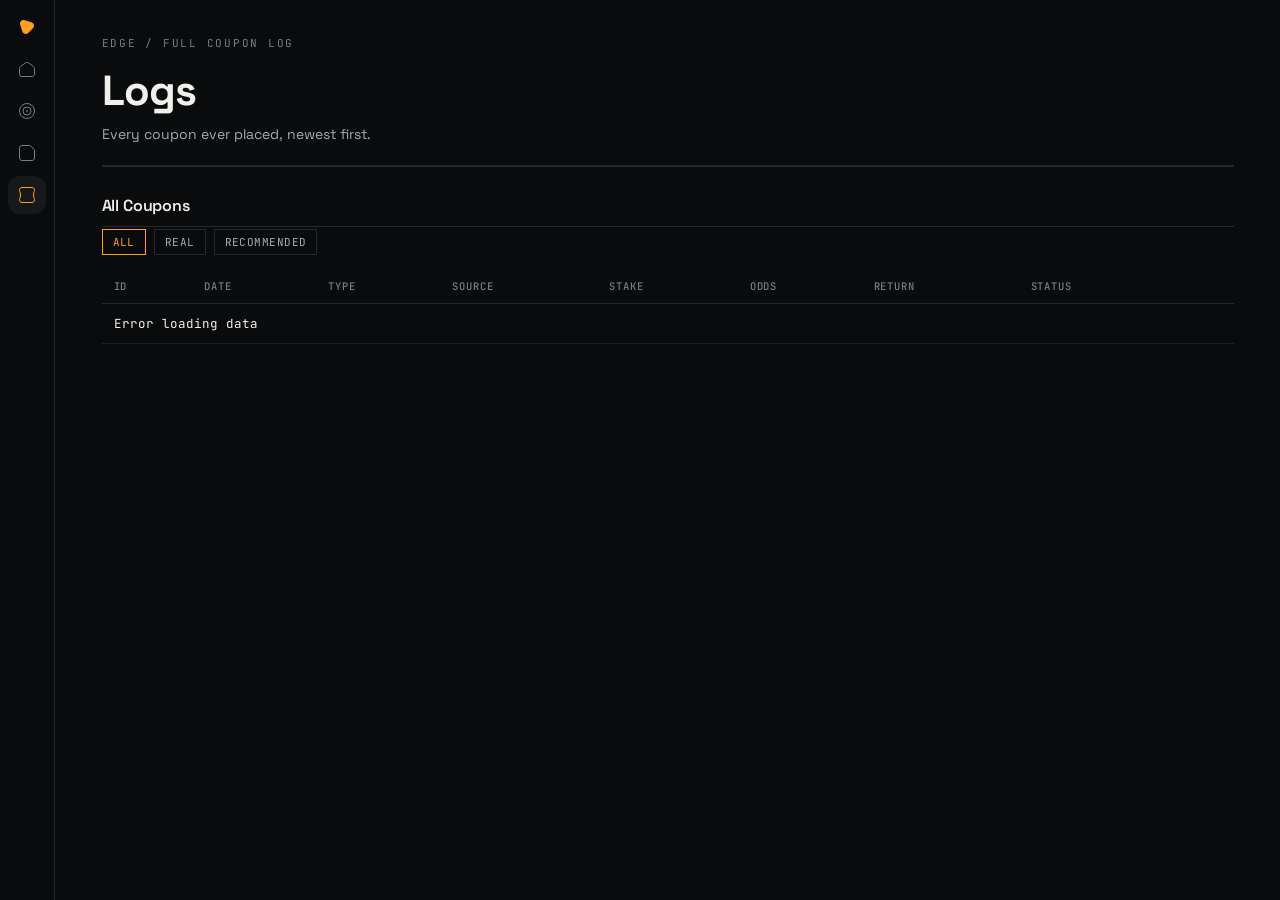
<file: dashboard/logs.html>
<!DOCTYPE html>
<html lang="pl">
<head>
    <meta charset="UTF-8">
    <meta name="viewport" content="width=device-width, initial-scale=1.0">
    <title>Edge</title>
    <link rel="icon" type="image/svg+xml" href="favicon.svg?v=2">
    <link rel="preconnect" href="https://fonts.googleapis.com">
    <link href="https://fonts.googleapis.com/css2?family=Space+Grotesk:wght@400;500;600;700&family=JetBrains+Mono:wght@400;500;600;700&display=swap" rel="stylesheet">
    <link rel="stylesheet" href="styles.css">
</head>
<body>

<div class="app-shell">
<div id="sidebar-mount"></div>
<script src="sidebar.js"></script>
<script>renderSidebar('logs');</script>
<div class="main">

<div class="container">
    <header>
        <div class="eyebrow">
            <span>EDGE / FULL COUPON LOG</span>
        </div>
        <h1>Logs</h1>
        <p class="tagline">Every coupon ever placed, newest first.</p>
    </header>

    <div class="kpi-row" id="logsSummaryRow"></div>

    <div class="section">
        <div class="section-head">
            <h2>All Coupons</h2>
            <span class="count" id="couponCount"></span>
        </div>
        <div class="report-tabs" id="sourceToggle" style="margin-bottom:14px;">
            <span class="report-tab active" data-src="all" onclick="setSource('all')">All</span>
            <span class="report-tab" data-src="real" onclick="setSource('real')">Real</span>
            <span class="report-tab" data-src="rec" onclick="setSource('rec')">Recommended</span>
        </div>
        <table id="betsTable">
            <thead>
                <tr>
                    <th>ID</th><th>Date</th><th>Type</th><th>Source</th><th>Stake</th><th>Odds</th><th>Return</th><th>Status</th><th></th>
                </tr>
            </thead>
            <tbody id="tableBody"><!-- Filled by JS --></tbody>
        </table>
    </div>
</div>

</div>
</div>

<div id="modal" class="modal">
    <div class="modal-content">
        <div class="modal-head">
            <h2 id="modalTitle"></h2>
            <span class="close" id="closeModal">&times;</span>
        </div>
        <div class="modal-body" id="modalBody"></div>
    </div>
</div>

<script src="data.js"></script>
<script src="shared-metrics.js"></script>
<script src="logs.js"></script>
</body>
</html>
</file>
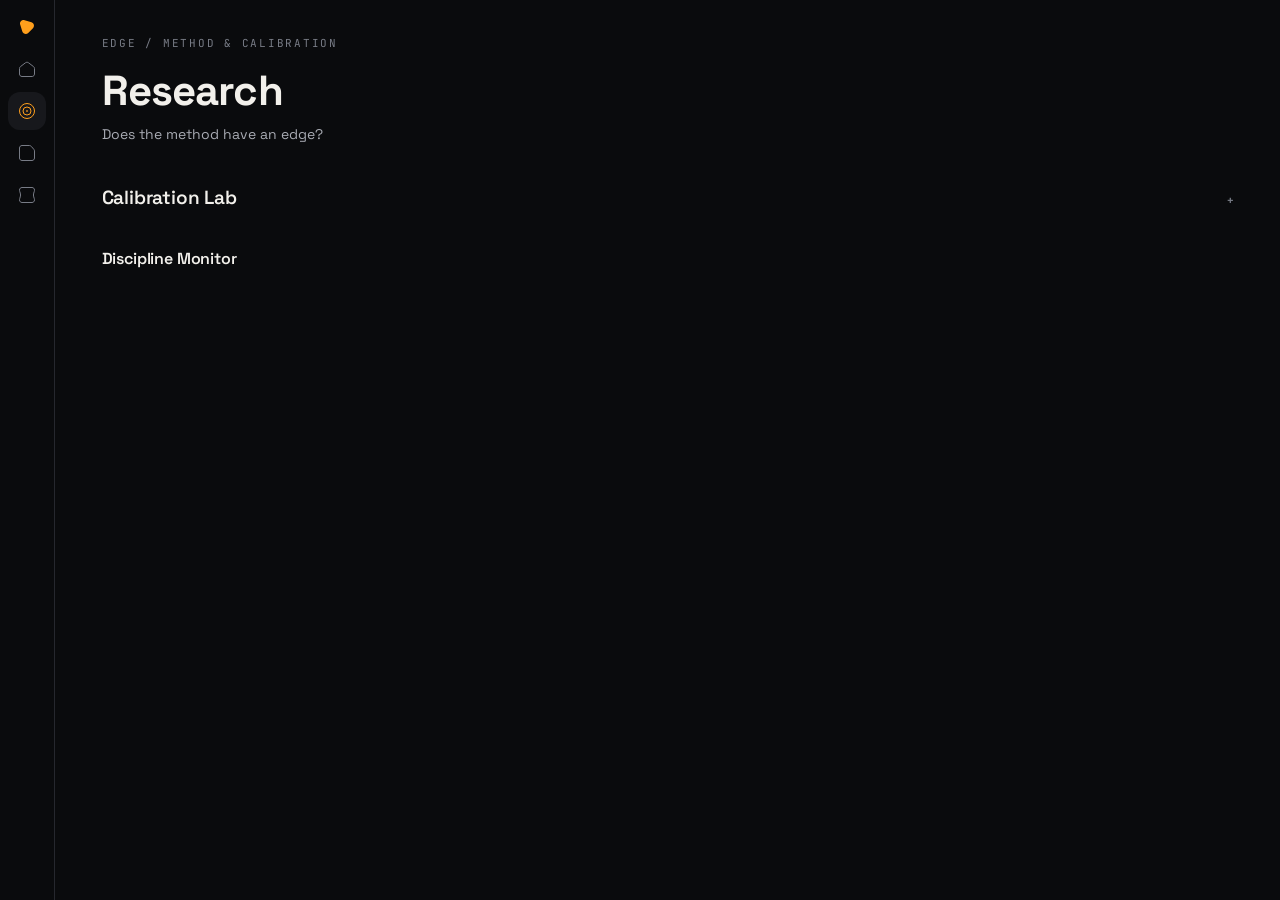
<file: dashboard/research.html>
<!DOCTYPE html>
<html lang="pl">
<head>
    <meta charset="UTF-8">
    <meta name="viewport" content="width=device-width, initial-scale=1.0">
    <title>Edge</title>
    <link rel="icon" type="image/svg+xml" href="favicon.svg?v=2">
    <link rel="preconnect" href="https://fonts.googleapis.com">
    <link href="https://fonts.googleapis.com/css2?family=Space+Grotesk:wght@400;500;600;700&family=JetBrains+Mono:wght@400;500;600;700&display=swap" rel="stylesheet">
    <link rel="stylesheet" href="styles.css">
</head>
<body>

<div class="app-shell">
<div id="sidebar-mount"></div>
<script src="sidebar.js"></script>
<script>renderSidebar('research');</script>
<div class="main">

<div class="container">
    <header>
        <div class="eyebrow">
            <span>EDGE / METHOD &amp; CALIBRATION</span>
        </div>
        <h1>Research</h1>
        <p class="tagline">Does the method have an edge?</p>
    </header>

    <!-- TODO(agent-tabs): Calibration Lab below already renders one section
         per agent. Once there's a clearer read on how to make gpt vs claude
         easier to compare at a glance, revisit this -- clickable tabs (same
         pattern as the reports view) is one option, not the only one. -->

    <div class="report-tabs" id="versionTabs"></div>

    <div class="section hero">
        <div class="section-head no-line click" id="calibHead" onclick="toggleCalibrationLab()">
            <h2>Calibration Lab</h2>
            <span class="count"><span id="calibCount"></span> <span class="calib-compact-arrow" id="calibArrow">+</span></span>
        </div>
        <div id="calibCompact"></div>
        <div id="calibBody"></div>
    </div>

    <div class="section">
        <div class="section-head no-line">
            <h2>Discipline Monitor</h2>
            <span class="count" id="disciplineCount"></span>
        </div>
        <div id="disciplineBody"></div>
    </div>

</div>

</div>
</div>

<script src="data.js"></script>
<script src="shared-metrics.js"></script>
<script src="research.js"></script>
</body>
</html>
</file>
<file: dashboard/styles.css>
/* Edge — trading-terminal aesthetic */

:root{
  color-scheme:dark;
  --bg:#0a0b0d;
  --panel:#121316;
  --panel-2:#17181c;
  --line:#26282e;
  --line-soft:#1c1e23;
  --ink:#f2f0eb;
  --ink-dim:#a8abb3;
  --ink-faint:#787c86;
  --pos:#5ec26a;
  --neg:#ff5c4d;
  --void:#d9a441;
  --edge:#ff9f1c;
  --font-display:'Space Grotesk',sans-serif;
  --font-mono:'JetBrains Mono',monospace;
}
*{margin:0;padding:0;box-sizing:border-box;}
body{
  background:var(--bg);
  color:var(--ink);
  font-family:var(--font-display);
  -webkit-font-smoothing:antialiased;
}
::selection{background:var(--edge);color:#0a0b0d;}

.container{max-width:1180px;margin:0 auto;padding:0 24px 60px;}

/* ---------- App shell / Sidebar ---------- */
.app-shell{display:flex;min-height:100vh;align-items:stretch;}
.sidebar{
  width:55px;
  flex-shrink:0;
  border-right:1px solid var(--line);
  background:var(--bg);
  display:flex;
  flex-direction:column;
  align-items:center;
  gap:4px;
  padding:8px;
  position:sticky;
  top:0;
  align-self:flex-start;
  height:100vh;
  overflow-y:auto;
  overflow-x:hidden;
}
.sidebar .brand{
  display:flex;
  align-items:center;
  justify-content:center;
  text-decoration:none;
  width:38px;height:38px;
  flex-shrink:0;
}
.sidebar .brand .blade-sm{
  display:block;width:16px;height:16px;
  color:var(--edge);
}
.sidenav{display:flex;flex-direction:column;align-items:center;gap:4px;width:100%;}
.sidenav a.navlink{
  display:flex;
  align-items:center;
  justify-content:center;
  width:38px;height:38px;
  flex-shrink:0;
  color:var(--ink-faint);
  text-decoration:none;
  border-radius:12px;
}
.sidenav a.navlink .nav-icon{display:block;width:16px;height:16px;}
.sidenav a.navlink:hover{color:var(--ink);background:var(--panel-2);}
.sidenav a.navlink.active{color:var(--edge);background:var(--panel-2);}

.main{flex:1;min-width:0;}

@media (max-width:768px){
  .app-shell{flex-direction:column;min-height:0;}
  .sidebar{
    width:100%;height:auto;position:relative;top:auto;
    flex-direction:row;align-items:center;justify-content:flex-start;
    border-right:none;border-bottom:1px solid var(--line);
    overflow-y:visible;
  }
  .sidenav{flex-direction:row;width:auto;gap:4px;}
}

/* ---------- Header ---------- */
header{padding:36px 0 22px;position:relative;}
.eyebrow{
  font-family:var(--font-mono);
  font-size:11px;
  letter-spacing:0.16em;
  color:var(--ink-faint);
  text-transform:uppercase;
  display:flex;
  justify-content:space-between;
  margin-bottom:14px;
}
h1{
  font-size:42px;
  font-weight:700;
  letter-spacing:-0.02em;
}
header p.tagline{
  color:var(--ink-dim);
  font-size:14px;
  margin-top:8px;
}

/* ---------- KPI Strip ---------- */
.kpi-row{
  display:grid;
  grid-template-columns:repeat(4,1fr);
  gap:1px;
  background:var(--line);
  border:1px solid var(--line);
}
/* Shared card look — reused by the Calibration Lab grid below */
.kpi,.calib-cell{
  background:var(--panel);
  padding:20px 18px;
  position:relative;
  overflow:hidden;
}
.kpi::before,.calib-cell::before{
  content:"";
  position:absolute;top:0;left:0;right:0;height:2px;
  background:var(--ink-faint);
}
.kpi.pos::before,.calib-cell.pos::before{background:var(--pos);}
.kpi.neg::before,.calib-cell.neg::before{background:var(--neg);}
.kpi-label,.calib-cell .cl{
  font-family:var(--font-mono);
  font-size:10px;
  letter-spacing:0.14em;
  text-transform:uppercase;
  color:var(--ink-faint);
  margin-bottom:10px;
}
.kpi-value,.calib-cell .cv{
  font-family:var(--font-mono);
  font-size:26px;
  font-weight:600;
  font-variant-numeric:tabular-nums;
  line-height:1;
}
.kpi-value.pos,.calib-cell .cv.pos{color:var(--pos);}
.kpi-value.neg,.calib-cell .cv.neg{color:var(--neg);}
.kpi-sub{
  font-family:var(--font-mono);
  font-size:11px;
  color:var(--ink-faint);
  margin-top:8px;
}
.kpi-row.cols-2{grid-template-columns:repeat(2,1fr);}
.kpi-row.cols-3{grid-template-columns:repeat(3,1fr);}

/* ---------- Charts ---------- */
.charts{
  display:flex;
  flex-direction:column;
  gap:1px;
  background:var(--line);
  border:1px solid var(--line);
}
.panel{background:var(--panel);padding:20px;}
.panel-title{
  font-family:var(--font-mono);
  font-size:11px;
  letter-spacing:0.12em;
  text-transform:uppercase;
  color:var(--ink-dim);
  margin-bottom:16px;
  display:flex;
  justify-content:space-between;
}
.panel-title #plMeta.pos{color:var(--pos);}
.panel-title #plMeta.neg{color:var(--neg);}
.chart-box{height:260px;position:relative;}

/* ---------- Outcome split (stacked progress bar) ---------- */
.outcome-bar{
  display:flex;
  width:100%;
  height:4px;
  border-radius:3px;
  overflow:hidden;
  background:var(--line-soft);
  gap:1px;
}
.outcome-seg{height:100%;}

/* Scaled progress bar: fixed checkpoint zones (e.g. 0-50, 50-150) separated
   by a 1px gap, each with its own fill -- so progress past the first
   checkpoint stays visible instead of the bar reading as "done". */
.progress-scaled{display:flex;width:100%;height:4px;gap:4px;}
.progress-zone{position:relative;height:100%;background:var(--line-soft);overflow:hidden;}
.progress-zone:first-child{border-radius:3px 0 0 3px;}
.progress-zone:last-child{border-radius:0 3px 3px 0;}
.progress-zone-fill{position:absolute;top:0;left:0;height:100%;background:var(--edge);}
.outcome-legend{
  display:flex;
  flex-wrap:wrap;
  gap:24px;
  margin-top:18px;
}
.outcome-legend-item{
  display:flex;
  align-items:center;
  gap:7px;
  font-family:var(--font-mono);
}
.outcome-dot{width:8px;height:8px;border-radius:2px;flex-shrink:0;}
.outcome-legend-item .ol-label{
  font-size:10.5px;
  letter-spacing:0.06em;
  text-transform:uppercase;
  color:var(--ink-faint);
}
.outcome-legend-item .ol-count{font-size:12.5px;color:var(--ink);font-weight:600;}
.outcome-legend-item .ol-pct{font-size:11px;color:var(--ink-faint);}

/* ---------- Section / Table ---------- */
.section,.charts,.kpi-row{margin-bottom:28px;}
.section.hero .section-head h2{font-size:19px;}
.section-head{
  display:flex;
  justify-content:space-between;
  align-items:baseline;
  border-bottom:1px solid var(--line);
  padding-bottom:10px;
  margin-bottom:2px;
}
.section-head.no-line{border-bottom:none;}
.section-head h2{font-size:16px;font-weight:600;letter-spacing:-0.01em;}
.section-head .count{font-family:var(--font-mono);font-size:11px;color:var(--ink-faint);}

table{width:100%;border-collapse:collapse;font-family:var(--font-mono);font-size:12.5px;}
thead th{
  text-align:left;
  padding:10px 12px;
  color:var(--ink-faint);
  font-weight:500;
  letter-spacing:0.08em;
  text-transform:uppercase;
  font-size:10.5px;
  border-bottom:1px solid var(--line);
}
tbody tr{
  border-bottom:1px solid var(--line-soft);
  cursor:pointer;
  box-shadow:inset 3px 0 0 transparent;
  transition:background .12s ease, box-shadow .12s ease;
}
tbody tr:hover{background:var(--panel-2);box-shadow:inset 3px 0 0 var(--edge);}
td{padding:11px 12px;color:var(--ink);}
td.num{font-variant-numeric:tabular-nums;}
#betsTable td.pos{color:var(--pos);}
#betsTable td.neg{color:var(--neg);}
.tag{
  display:inline-flex;
  align-items:center;
  gap:5px;
  font-size:10.5px;
  letter-spacing:0.06em;
  padding:3px 7px;
  border:1px solid var(--line);
  text-transform:uppercase;
}
.tag::before{content:"";width:5px;height:5px;flex-shrink:0;}
.tag.won{color:var(--pos);border-color:rgba(94,194,106,.35);} .tag.won::before{background:var(--pos);}
.tag.lost{color:var(--neg);border-color:rgba(255,92,77,.35);} .tag.lost::before{background:var(--neg);}
.tag.void{color:var(--void);border-color:rgba(217,164,65,.35);} .tag.void::before{background:var(--void);}
.tag.pending{color:var(--ink-dim);border-color:var(--line);} .tag.pending::before{background:var(--ink-dim);}

.view-link{
  font-family:var(--font-mono);
  font-size:11px;
  color:var(--ink-faint);
  letter-spacing:0.04em;
}
tr:hover .view-link{color:var(--edge);}

.source-tag{
  display:inline-block;
  font-family:var(--font-mono);
  font-size:10px;
  letter-spacing:0.05em;
  text-transform:uppercase;
  color:var(--ink-dim);
  border:1px solid var(--line);
  padding:2px 6px;
}
.source-tag.rec{color:var(--edge);border-color:rgba(255,159,28,.35);}

/* ---------- Modal ---------- */
.modal{
  display:none;
  position:fixed;inset:0;
  background:rgba(6,7,8,.82);
  z-index:1000;
  align-items:flex-start;
  justify-content:center;
  padding:60px 20px;
  overflow-y:auto;
}
.modal-content{
  background:var(--panel);
  border:1px solid var(--line);
  width:100%;max-width:560px;
  animation:rise .15s ease;
}
.modal-head{
  display:flex;justify-content:space-between;align-items:center;
  padding:16px 20px;
  border-bottom:1px solid var(--line);
  background:var(--panel-2);
}
.modal-head h2{font-family:var(--font-mono);font-size:14px;font-weight:600;letter-spacing:0.02em;}
.close{cursor:pointer;color:var(--ink-faint);font-size:20px;line-height:1;}
.close:hover{color:var(--edge);}
.modal-body{padding:20px;font-family:var(--font-mono);font-size:12.5px;}
.kv{display:flex;justify-content:space-between;padding:6px 0;border-bottom:1px solid var(--line-soft);}
.kv .k{color:var(--ink-faint);}
.kv .v{color:var(--ink);}
.selections-title,.review-title{
  font-size:10.5px;letter-spacing:0.1em;text-transform:uppercase;color:var(--ink-faint);
  margin:18px 0 8px;
}
.selection{
  border-left:2px solid var(--line);
  padding:8px 0 8px 12px;
  margin-bottom:8px;
}
.selection .m{color:var(--ink);font-weight:600;font-size:12.5px;margin-bottom:3px;}
.selection .d{color:var(--ink-dim);font-size:11.5px;line-height:1.6;}
.selection .note{color:var(--ink-faint);font-style:normal;font-size:11px;margin-top:3px;}
.review-box{background:var(--panel-2);border:1px solid var(--line);padding:12px;}
.review-box .k{color:var(--ink-faint);}

@keyframes rise{from{opacity:0;transform:translateY(-8px);}to{opacity:1;transform:translateY(0);}}

@media (max-width:768px){
  h1{font-size:30px;}
  .kpi-row{grid-template-columns:repeat(2,1fr);}
  .kpi-row.cols-3{grid-template-columns:1fr;}
  table{font-size:11px;}
  th,td{padding:8px;}
  /* logs.html coupon table: ID/Date/Type/Source/Stake/Odds/Return/Status/-- hide Type (3rd) and Odds (6th) */
  #betsTable thead th:nth-child(3),#betsTable td:nth-child(3),
  #betsTable thead th:nth-child(6),#betsTable td:nth-child(6){display:none;}
}

@media (max-width:420px){
  th,td{padding:7px 6px;}
  /* Narrow phones: also hide Source (4th) -- the toggle above the table
     already filters by source, so the column is redundant here -- so the
     remaining columns fit without horizontal scroll */
  #betsTable thead th:nth-child(4),#betsTable td:nth-child(4){display:none;}
}

/* ---------- Reports page ---------- */
.report-nav{
  width:220px;
  flex-shrink:0;
  border-right:1px solid var(--line);
  background:var(--bg);
  display:flex;
  flex-direction:column;
  position:sticky;
  top:0;
  align-self:flex-start;
  height:100vh;
}
.report-mode-toggle{
  display:flex;
  border-bottom:1px solid var(--line);
  flex-shrink:0;
}
.rmt-btn{
  flex:1;
  padding:10px 8px;
  background:none;
  border:none;
  border-bottom:2px solid transparent;
  cursor:pointer;
  font-family:var(--font-mono);
  font-size:10.5px;
  letter-spacing:0.06em;
  text-transform:uppercase;
  color:var(--ink-faint);
}
.rmt-btn:hover{color:var(--ink-dim);}
.rmt-btn.active{color:var(--edge);border-bottom-color:var(--edge);}
.report-list{
  flex:1;
  overflow-y:auto;
  scrollbar-width:thin;
  scrollbar-color:var(--edge) transparent;
}
.report-list::-webkit-scrollbar{width:6px;}
.report-list::-webkit-scrollbar-track{background:transparent;}
.report-list::-webkit-scrollbar-thumb{background:var(--edge);border-radius:3px;}
.report-list::-webkit-scrollbar-thumb:hover{background:var(--edge);opacity:0.8;}
.report-month-head{
  display:flex;
  align-items:center;
  gap:8px;
  width:100%;
  padding:10px 16px;
  background:var(--panel-2);
  border:none;
  border-bottom:1px solid var(--line);
  cursor:pointer;
  font-family:var(--font-mono);
  text-align:left;
}
.rm-chevron{
  font-size:9px;
  color:var(--ink-faint);
  transition:transform .12s ease;
}
.report-month.open .rm-chevron{transform:rotate(90deg);}
.rm-label{
  flex:1;
  font-size:11px;
  letter-spacing:0.06em;
  text-transform:uppercase;
  color:var(--ink-dim);
}
.rm-count{font-size:10.5px;color:var(--ink-faint);}
.report-month-items{display:none;}
.report-month.open .report-month-items{display:block;}
.report-list-item{
  display:block;
  padding:12px 16px;
  border-bottom:1px solid var(--line-soft);
  cursor:pointer;
  text-decoration:none;
  position:relative;
}
.report-list-item::before{
  content:"";
  position:absolute;left:0;top:0;bottom:0;width:3px;
  background:transparent;
}
.report-list-item:hover{background:var(--panel-2);}
.report-list-item.active{background:var(--panel-2);}
.report-list-item.active::before{background:var(--edge);}
.report-list-item .rl-date{
  font-family:var(--font-mono);
  font-size:12.5px;
  color:var(--ink);
  font-weight:600;
}
.report-list-item .rl-meta{
  font-family:var(--font-mono);
  font-size:10.5px;
  color:var(--ink-faint);
  margin-top:4px;
  display:flex;
  gap:6px;
  flex-wrap:wrap;
}
.rl-dot{display:inline-flex;align-items:center;gap:3px;}
.rl-dot::before{content:"";width:5px;height:5px;flex-shrink:0;}
.rl-dot.won::before{background:var(--pos);}
.rl-dot.lost::before{background:var(--neg);}
.rl-dot.void::before{background:var(--void);}
.rl-dot.pending::before{background:var(--ink-dim);}

.report-view{
  min-height:400px;
  margin-top:28px;
}
.report-view .rv-loading,
.report-view .rv-empty{
  font-family:var(--font-mono);
  color:var(--ink-faint);
  font-size:12.5px;
}

.markdown-body{color:var(--ink);font-size:14.5px;line-height:1.7;}
.markdown-body h1{
  font-size:22px;font-weight:700;letter-spacing:-0.01em;
  margin-bottom:6px;
}
.markdown-body h2{
  font-size:15px;font-weight:600;
  margin:28px 0 12px;
  padding-bottom:8px;
  border-bottom:1px solid var(--line);
  text-transform:uppercase;
  letter-spacing:0.06em;
  color:var(--ink-dim);
  font-family:var(--font-mono);
  font-size:12px;
}
.markdown-body h3{
  font-size:14px;font-weight:600;margin:18px 0 6px;color:var(--ink);
}
.markdown-body p{margin-bottom:12px;color:var(--ink-dim);}
.markdown-body blockquote{
  border-left:2px solid var(--edge);
  padding:2px 0 2px 14px;
  color:var(--ink-faint);
  font-family:var(--font-mono);
  font-size:12px;
  margin-bottom:18px;
}
.markdown-body ul,.markdown-body ol{margin:0 0 12px 20px;color:var(--ink-dim);}
.markdown-body pre{
  overflow-x:auto;
  background:var(--panel);
  border:1px solid var(--line);
  padding:12px 14px;
  margin-bottom:12px;
  font-size:11.5px;
}
.markdown-body code{font-family:var(--font-mono);}
.markdown-body strong{color:var(--ink);font-weight:600;}
.markdown-body a{color:var(--edge);}
.markdown-body hr{border:none;border-top:1px solid var(--line);margin:24px 0;}

.table-scroll{overflow-x:auto;margin-bottom:20px;}
.markdown-body table{
  width:100%;
  border-collapse:collapse;
  font-family:var(--font-mono);
  font-size:11.5px;
  margin-bottom:0;
  border:1px solid var(--line);
}
.markdown-body thead{background:var(--panel-2);}
.markdown-body th{
  padding:8px 10px;
  color:var(--ink-faint);
  font-weight:500;
  text-transform:uppercase;
  letter-spacing:0.04em;
  font-size:10px;
  border-bottom:1px solid var(--line);
  border-right:1px solid var(--line-soft);
}
/* Always left-align, overriding whatever alignment marked assigns via the
   align attribute per markdown column syntax (---:) -- headers and cell
   values should read consistently down the left edge, not have some
   columns' numbers flushed right against a left-aligned header. */
.markdown-body th{text-align:left;}
.markdown-body td{
  padding:8px 10px;
  border-bottom:1px solid var(--line-soft);
  border-right:1px solid var(--line-soft);
  color:var(--ink-dim);
  text-align:left;
}
.markdown-body tr:hover td{background:var(--panel-2);}

.tag-pass{color:var(--ink-faint)!important;font-weight:600;}
.tag-bet{color:var(--edge)!important;font-weight:700;}
.val-pos{color:var(--pos)!important;}
.val-neg{color:var(--neg)!important;}
.risk-low{color:var(--pos)!important;}
.risk-med{color:var(--void)!important;}
.risk-high{color:var(--neg)!important;}

.report-meta-bar{
  display:flex;
  justify-content:space-between;
  align-items:center;
  margin-bottom:20px;
  padding-bottom:16px;
  border-bottom:1px solid var(--line);
}
.report-meta-bar .linked-coupons{
  display:flex;
  gap:8px;
  flex-wrap:wrap;
}
.report-meta-bar .linked-coupons a{
  display:inline-flex;
  align-items:center;
  gap:5px;
  font-family:var(--font-mono);
  font-size:11px;
  color:var(--ink-dim);
  text-decoration:none;
  border:1px solid var(--line);
  padding:3px 8px;
}
.report-meta-bar .linked-coupons a:hover{color:var(--edge);border-color:var(--edge);}
.report-meta-bar .hltv-link{
  font-family:var(--font-mono);
  font-size:11px;
  color:var(--ink-dim);
  text-decoration:none;
  border:1px solid var(--line);
  padding:3px 8px;
}
.report-meta-bar .hltv-link:hover{color:var(--edge);border-color:var(--edge);}

.report-tabs{display:flex;gap:8px;margin-bottom:20px;}
.report-tab{
  font-family:var(--font-mono);
  font-size:11px;
  letter-spacing:0.04em;
  text-transform:uppercase;
  color:var(--ink-dim);
  text-decoration:none;
  border:1px solid var(--line);
  padding:5px 10px;
  cursor:pointer;
  background:none;
}
.report-tab:hover{color:var(--edge);border-color:var(--edge);}
.report-tab.active{color:var(--edge);border-color:var(--edge);}
.report-tabs.tight{margin-bottom:0;}

.pnl-toggle-row{display:flex;align-items:center;justify-content:space-between;gap:12px;margin-bottom:10px;flex-wrap:wrap;}
.pnl-source-caption{font-family:var(--font-mono);font-size:11px;color:var(--ink-faint);}

@media (max-width:760px){
  .report-nav{
    width:100%;
    height:auto;
    position:relative;
    top:auto;
    border-right:none;
    border-bottom:1px solid var(--line);
  }
  .report-list{max-height:220px;}
  .report-view{margin-top:20px;}
}

/* ===== Calibration Lab — grid reuses the .kpi card styles above ===== */
.calib-grid{display:grid;grid-template-columns:repeat(4,1fr);gap:1px;background:var(--line);border:1px solid var(--line);margin-bottom:14px;}
@media (max-width:640px){.calib-grid{grid-template-columns:repeat(2,1fr);}}
.charts .calib-grid{background:none;border:none;margin-bottom:0;}
.charts .kpi-row{background:none;border:none;margin-bottom:0;}
.calib-note{font-size:12px;color:var(--ink-dim);line-height:1.55;}
.calib-note .mono{font-family:var(--font-mono);font-size:11px;color:var(--ink);}
.calib-table{width:100%;border-collapse:collapse;margin-top:10px;}
.calib-table th,.calib-table td{font-family:var(--font-mono);font-size:11px;padding:5px 8px;text-align:right;border-bottom:1px solid var(--line);color:var(--ink-dim);}
.calib-table th:first-child,.calib-table td:first-child{text-align:left;}
.calib-table th{color:var(--ink-faint);letter-spacing:.06em;text-transform:uppercase;font-size:10px;}
.calib-verdict{margin-top:12px;font-size:12px;font-weight:500;}
.calib-verdict.pos{color:var(--pos);}
.calib-verdict.neg{color:var(--neg);}
.calib-cell .cs{font-size:11px;color:var(--ink-faint);margin-left:5px;font-family:var(--font-mono);}
.calib-cell.click,.calib-table.click,.calib-sub.click,.kpi-label.click{cursor:pointer;}
.calib-cell.click:hover .cl{color:var(--ink);}
.calib-sub{font-family:var(--font-mono);font-size:10px;letter-spacing:.09em;text-transform:uppercase;color:var(--ink-faint);margin-top:16px;margin-bottom:6px;}
.calib-sub.click:hover{color:var(--ink-dim);}
.calib-table td.pos{color:var(--pos);} .calib-table td.neg{color:var(--neg);}

.dq-grid{display:grid;grid-template-columns:repeat(auto-fit,minmax(100px,1fr));gap:14px;}
@media (max-width:640px){.dq-grid{grid-template-columns:repeat(2,1fr);}}
.dq-value{font-family:var(--font-mono);font-size:15px;font-weight:500;color:var(--ink-dim);font-variant-numeric:tabular-nums;line-height:1;}
.dq-label{font-family:var(--font-mono);font-size:10.5px;color:var(--ink-faint);margin-top:4px;}

/* Click-for-explanation affordance: subtle hover color, no icon. */
.kpi-label.click:hover{color:var(--ink);}
.section-head.click:hover h2{color:var(--edge);}

/* Selections Performance: By odds range / By market side by side on desktop */
.perf-tables{display:grid;grid-template-columns:1fr 1fr;gap:20px;margin-top:14px;}
.perf-tables .calib-sub{margin-top:0;}
.perf-tables .calib-table.compact th,.perf-tables .calib-table.compact td{padding:3px 8px;}
@media (max-width:768px){.perf-tables{grid-template-columns:1fr;gap:0;}}

.calib-modal-overlay{display:flex;position:fixed;inset:0;background:rgba(0,0,0,0.6);z-index:100;align-items:center;justify-content:center;padding:20px;}
.calib-modal{background:var(--panel);border:1px solid var(--line);max-width:520px;width:100%;padding:18px 20px;}
.calib-modal-head{display:flex;justify-content:space-between;align-items:center;margin-bottom:10px;font-weight:600;}
.calib-modal-x{background:none;border:none;color:var(--ink-dim);font-size:20px;cursor:pointer;line-height:1;}
#calibModalBody{font-size:13px;line-height:1.65;color:var(--ink-dim);}

/* ===== Calibration Lab — collapsed compact bar ===== */
.section-head.click{cursor:pointer;}
.calib-compact{cursor:pointer;padding-bottom:10px;}
.calib-compact-arrow{color:var(--ink-faint);font-weight:600;}
</file>
